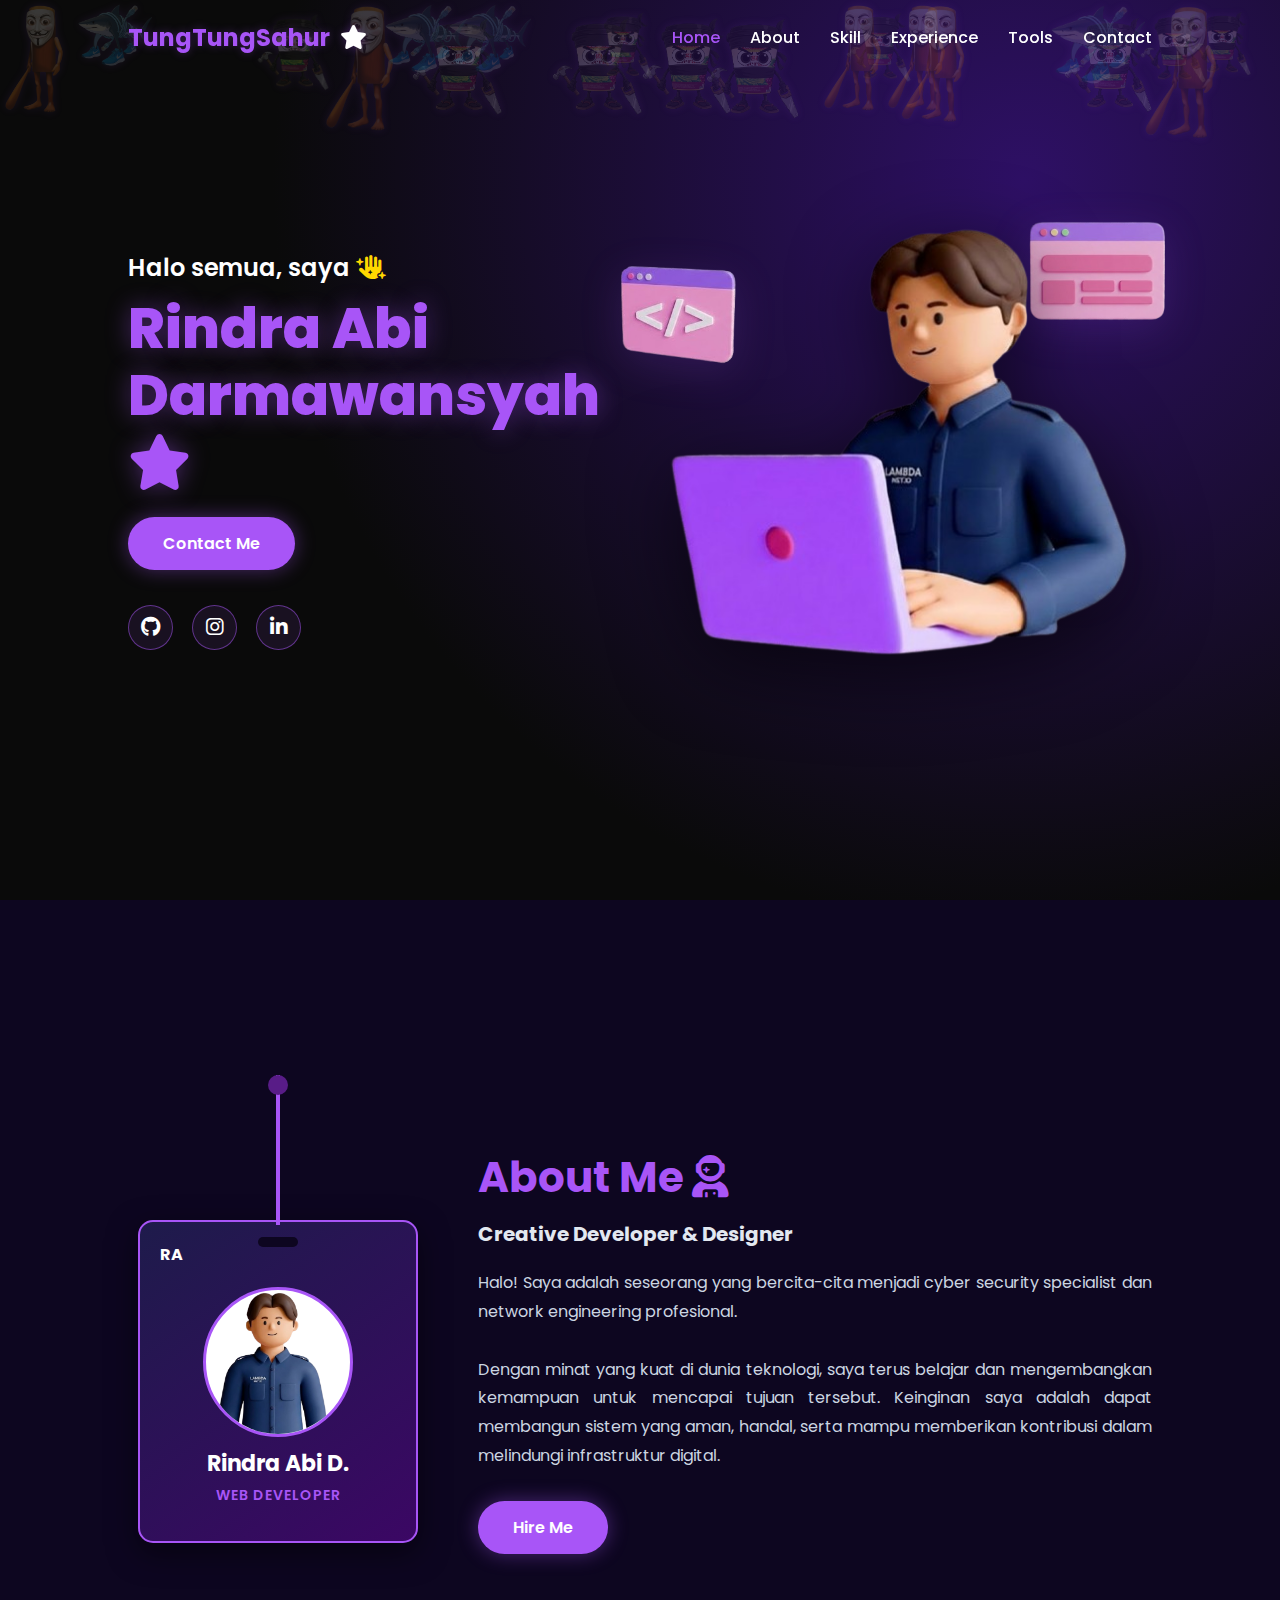
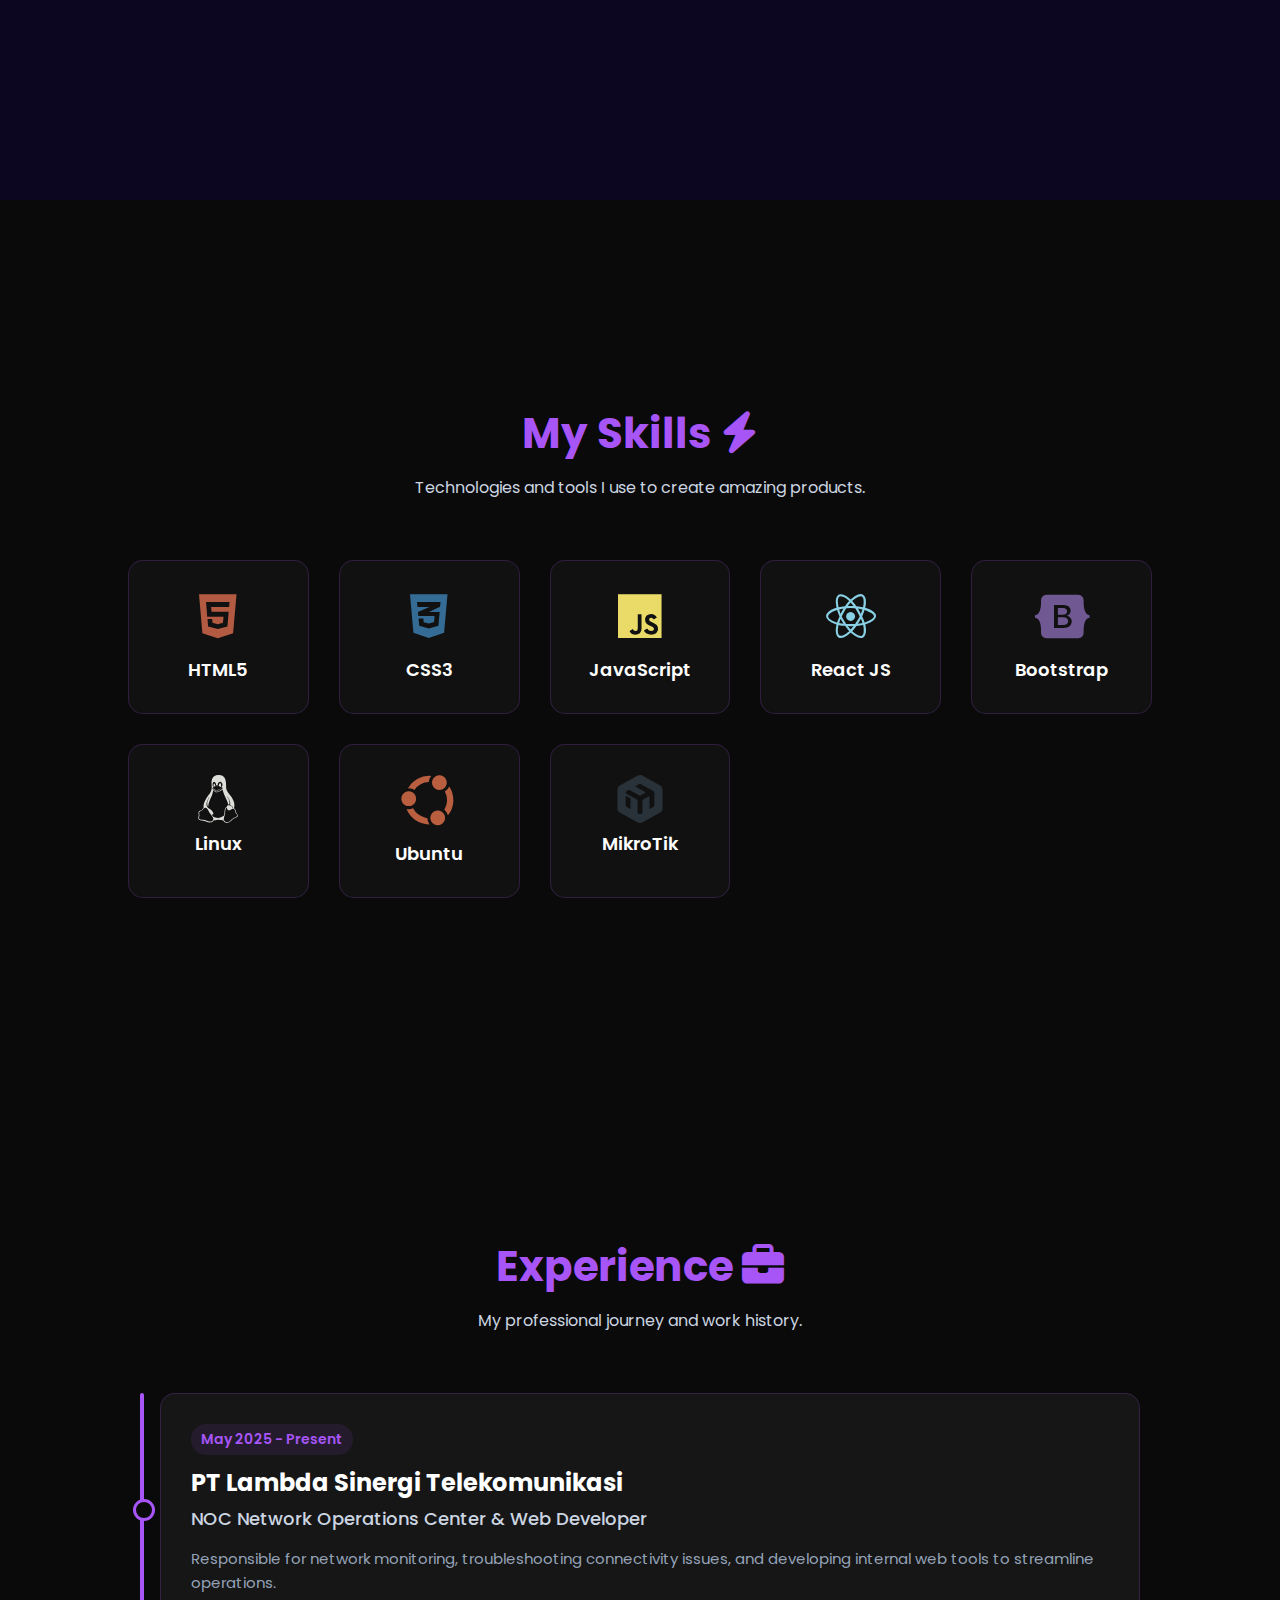
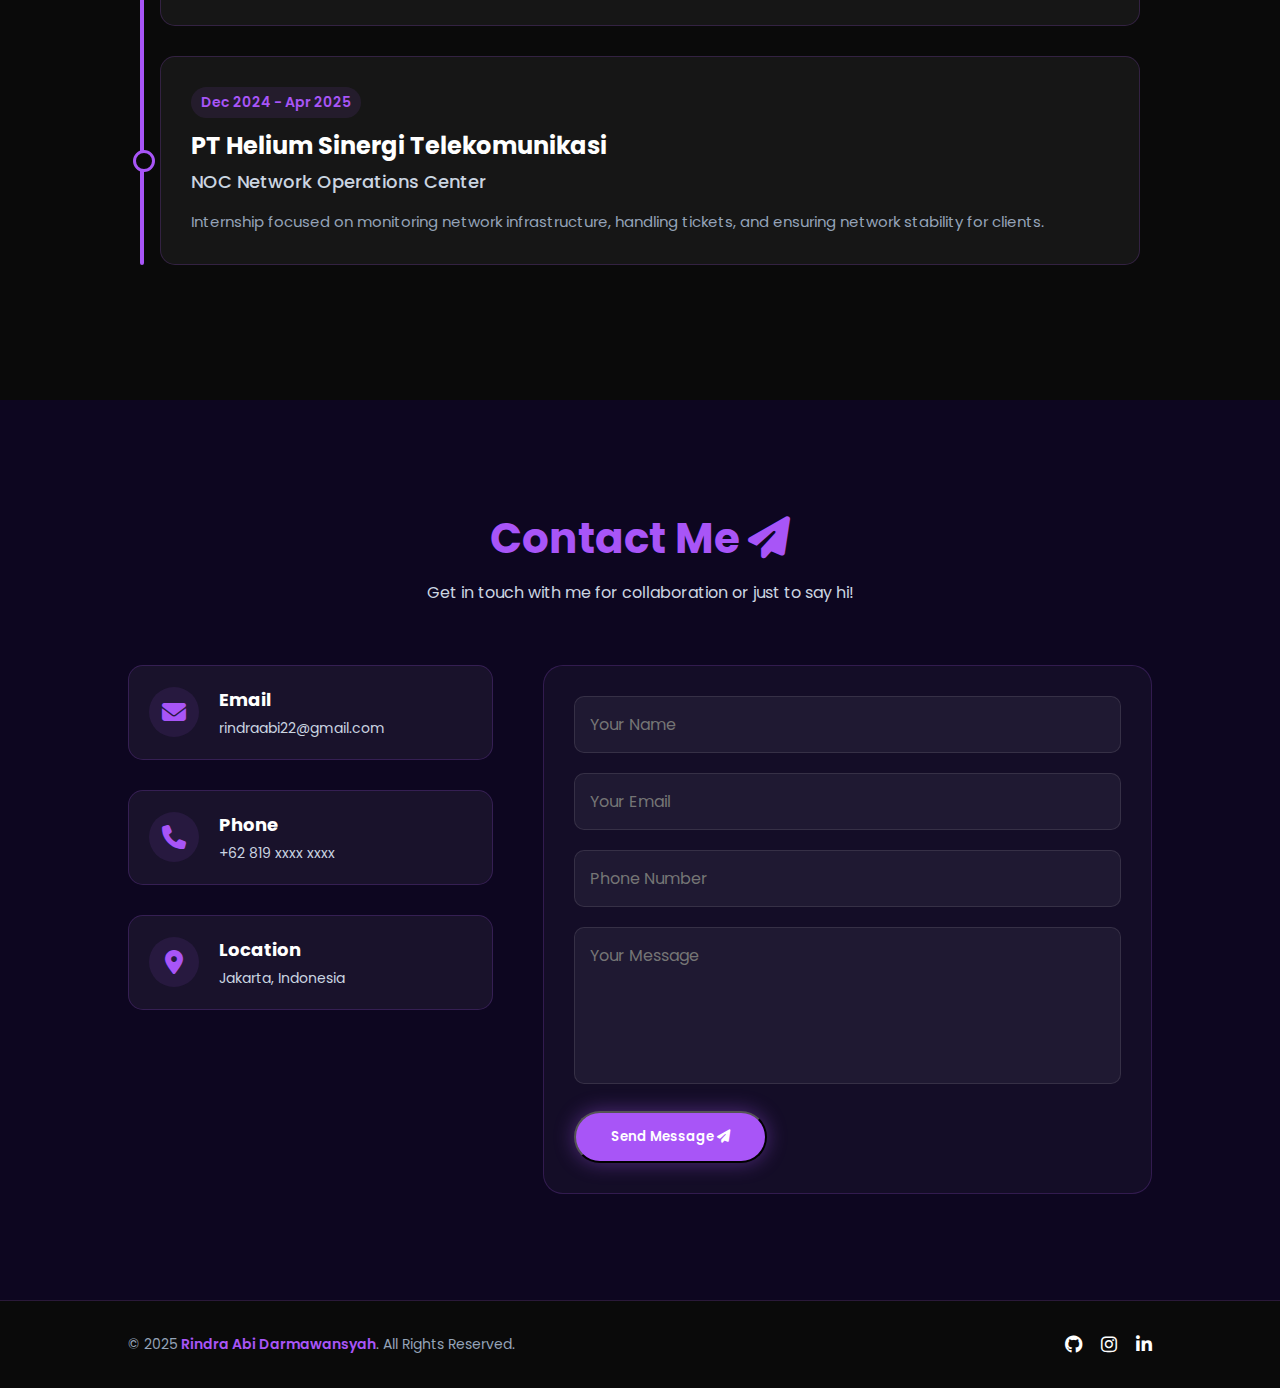
<file: index.html>
<!DOCTYPE html>
<html lang="en">
<head>
    <meta charset="UTF-8">
    <meta name="viewport" content="width=device-width, initial-scale=1.0">
    <title>Rindra Abi Darmawansyah </title>
    <meta name="keywords" content="Rindra Abi Darmawansyah, IT Network Engineer, Web Developer, Network Engineer Indonesia, Backend Developer">
    <meta name="author" content="Rindra Abi Darmawansyah">
    <link rel="canonical" href="https://rindraabi.my.id/">
    <meta name="robots" content="index,follow,max-image-preview:large">
    <meta property="og:title" content="Rindra Abi Darmawansyah | IT Network Engineer & Web Developer">
    <meta property="og:description" content=" Rindra Abi Darmawansyah: Network Engineering, Web Development, Linux, MikroTik, dan automasi.">
    <meta property="og:url" content="https://rindraabi.my.id/">
    <meta property="og:type" content="website">
    <link rel="icon" type="image/x-icon" href="https://rindraabi.my.id/images/image_4.png">
    <meta property="og:image" content="https://rindraabi.my.id/images/image_4.png">
    <meta name="twitter:card" content="summary_large_image">
    <link rel="stylesheet" href="style.css">
    <link rel="stylesheet" href="https://cdnjs.cloudflare.com/ajax/libs/font-awesome/6.4.0/css/all.min.css">
<script type="application/ld+json">
{
  "@context": "https://schema.org",
  "@type": "Person",
  "name": "Rindra Abi Darmawansyah",
  "url": "https://rindraabi.my.id/",
  "jobTitle": "IT Network Engineer & Web Developer",
  "sameAs": [
    "https://github.com/rindraabi",
    "https://www.instagram.com/aweecxc/",
    "https://www.tiktok.com/@rindra.abi"
  ],
  "worksFor": [
    {
      "@type": "Organization",
      "name": "PT Lambda Sinergi Telekomunikasi"
    },
    {
      "@type": "Organization",
      "name": "PT Helium Sinergi Telekomunikasi"
    }
  ]
}
</script>


</head>
<body>

    <header>
        <div class="logo">TungTungSahur <i class="fas fa-star"></i></div>
        
        <div class="menu-toggle">
            <span class="bar"></span>
            <span class="bar"></span>
            <span class="bar"></span>
        </div>

<ul class="nav-links">
  <li><a href="index.html#home" class="active">Home</a></li>
  <li><a href="index.html#about">About</a></li>
  <li><a href="index.html#skill">Skill</a></li>
  <li><a href="index.html#experience">Experience</a></li>
  <li><a href="tools.html">Tools</a></li>
  <li><a href="index.html#contact">Contact</a></li>
</ul>

    </header>

    <section id="home" class="hero">
        <div class="hero-content">
            <div class="hero-text">
                <h3>Halo semua, saya <i class="fas fa-hand-sparkles" style="color: #ffd700;"></i></h3>
                <h1>Rindra Abi Darmawansyah <i class="fas fa-star"></i></h1>
                <a href="#contact" class="btn">Contact Me</a>
                <div class="social-icons">
                    <a href="https://github.com/rindraabi"><i class="fab fa-github"></i></a>
                    <a href="https://www.instagram.com/aweecxc/"><i class="fab fa-instagram"></i></a>
                    <a href="#"><i class="fab fa-linkedin-in"></i></a>
                </div>
            </div>
            
            <div class="hero-image">
                <img src="images/image_4.png" alt="Rindra Abi Darmawansyah" class="main-character">
                <img src="images/code-window.png" alt="Code Window" class="floating-item code-window">
                <img src="images/browser-window.png" alt="Browser Window" class="floating-item browser-window">
                <img src="images/gear-icon.png" alt="Gear Icon" class="floating-item gear-icon">
            </div>
        </div>
        
    </section>

    <section id="about" class="about">
        <div class="about-container">
            <div class="lanyard-wrapper" id="lanyardWrapper">
                <div class="rope"></div>
                <div class="id-card" id="idCard">
                    <div class="card-header">
                        <span class="hole-punch"></span>
                        <div class="logo-small" style="color:#fff; font-weight:bold;">RA</div>
                    </div>
                    <div class="card-photo">
                        <img src="images/front-facing.png" alt="Rindra Abi Profile">
                    </div>
                    <div class="card-details">
                        <h3>Rindra Abi D.</h3>
                        <p>Web Developer</p>
                    </div>
                </div>
            </div>

            <div class="about-text">
                <h2>About Me <i class="fas fa-user-astronaut"></i></h2>
                <h4>Creative Developer & Designer</h4>
                <p>
                    Halo! Saya adalah seseorang yang bercita-cita menjadi cyber security specialist dan network engineering profesional.
                    <br><br>
                    Dengan minat yang kuat di dunia teknologi, saya terus belajar dan mengembangkan kemampuan untuk mencapai tujuan tersebut. Keinginan saya adalah dapat membangun sistem yang aman, handal, serta mampu memberikan kontribusi dalam melindungi infrastruktur digital.
                </p>
                <a href="#contact" class="btn">Hire Me</a>
            </div>
        </div>
    </section>

    <section id="skill" class="skill">
        <div class="skill-container">
            <div class="section-title">
                <h2>My Skills <i class="fas fa-bolt"></i></h2>
                <p>Technologies and tools I use to create amazing products.</p>
            </div>

            <div class="skill-grid">
                <div class="skill-card"><i class="fab fa-html5" style="color: #e34f26;"></i><h3>HTML5</h3></div>
                <div class="skill-card"><i class="fab fa-css3-alt" style="color: #1572b6;"></i><h3>CSS3</h3></div>
                <div class="skill-card"><i class="fab fa-js" style="color: #f7df1e;"></i><h3>JavaScript</h3></div>
                <div class="skill-card"><i class="fab fa-react" style="color: #61dafb;"></i><h3>React JS</h3></div>
                <div class="skill-card"><i class="fab fa-bootstrap" style="color: #7952b3;"></i><h3>Bootstrap</h3></div>
                
                              <div class="skill-card">
    <svg width="48" height="48" viewBox="0 0 24 24" style="fill: #ddddda;">
        <path d="M12.504 0c-.155 0-.315.008-.48.021-4.226.333-3.105 4.807-3.17 6.298-.076 1.092-.3 1.953-1.05 3.02-.885 1.051-2.127 2.75-2.716 4.521-.278.832-.41 1.684-.287 2.489a.424.424 0 00-.11.135c-.26.268-.45.6-.663.839-.199.199-.485.267-.797.4-.313.136-.658.269-.864.68-.09.189-.136.394-.132.602 0 .199.027.4.055.536.058.399.116.728.04.97-.249.68-.28 1.145-.106 1.484.174.334.535.47.94.601.81.2 1.91.135 2.774.6.926.466 1.866.67 2.616.47.526-.116.97-.464 1.208-.946.587-.003 1.23-.269 2.26-.334.699-.058 1.574.267 2.577.2.025.134.063.198.114.333l.003.003c.391.778 1.113 1.132 1.884 1.071.771-.06 1.592-.536 2.257-1.306.631-.765 1.683-1.084 2.378-1.503.348-.199.629-.469.649-.853.023-.4-.2-.811-.714-1.376v-.097l-.003-.003c-.17-.2-.25-.535-.338-.926-.085-.401-.182-.786-.492-1.046h-.003c-.059-.054-.123-.067-.188-.135a.357.357 0 00-.19-.064c.431-1.278.264-2.55-.173-3.694-.533-1.41-1.465-2.638-2.175-3.483-.796-1.005-1.576-1.957-1.56-3.368.026-2.152.236-6.133-3.544-6.139zm.529 3.405h.013c.213 0 .396.062.584.198.19.135.33.332.438.533.105.259.158.459.166.724 0-.02.006-.04.006-.06v.105a.086.086 0 01-.004-.021l-.004-.024a1.807 1.807 0 01-.15.706.953.953 0 01-.213.335.71.71 0 00-.088-.042c-.104-.045-.198-.064-.284-.133a1.312 1.312 0 00-.22-.066c.05-.06.146-.133.183-.198.053-.128.082-.264.088-.402v-.02a1.21 1.21 0 00-.061-.4c-.045-.134-.101-.2-.183-.333-.084-.066-.167-.132-.267-.132h-.016c-.093 0-.176.03-.262.132a.8.8 0 00-.205.334 1.18 1.18 0 00-.09.4v.019c.002.089.008.179.02.267-.193-.067-.438-.135-.607-.202a1.635 1.635 0 01-.018-.2v-.02a1.772 1.772 0 01.15-.768c.082-.22.232-.406.43-.533a.985.985 0 01.594-.2zm-2.962.059h.036c.142 0 .27.048.399.135.146.129.264.288.344.465.09.199.14.4.153.667v.004c.007.134.006.2-.002.266v.08c-.03.007-.056.018-.083.024-.152.055-.274.135-.393.2.012-.09.013-.18.003-.267v-.015c-.012-.133-.04-.2-.082-.333a.613.613 0 00-.166-.267.248.248 0 00-.183-.064h-.021c-.071.006-.13.04-.186.132a.552.552 0 00-.12.27.944.944 0 00-.023.33v.015c.012.135.037.2.08.334.046.134.098.2.166.268.01.009.02.018.034.024-.07.057-.117.07-.176.136a.304.304 0 01-.131.068 2.62 2.62 0 01-.275-.402 1.772 1.772 0 01-.155-.667 1.759 1.759 0 01.08-.668 1.43 1.43 0 01.283-.535c.128-.133.26-.2.418-.2zm1.37 1.706c.332 0 .733.065 1.216.399.293.2.523.269 1.052.468h.003c.255.136.405.266.478.399v-.131a.571.571 0 01.016.47c-.123.31-.516.643-1.063.842v.002c-.268.135-.501.333-.775.465-.276.135-.588.292-1.012.267a1.139 1.139 0 01-.448-.067 3.566 3.566 0 01-.322-.198c-.195-.135-.363-.332-.612-.465v-.005h-.005c-.4-.246-.616-.512-.686-.71-.07-.268-.005-.47.193-.6.224-.135.38-.271.483-.336.104-.074.143-.102.176-.131h.002v-.003c.169-.202.436-.47.839-.601.139-.036.294-.065.466-.065zm2.8 2.142c.358 1.417 1.196 3.475 1.735 4.473.286.534.855 1.659 1.102 3.024.156-.005.33.018.513.064.646-1.671-.546-3.467-1.089-3.966-.22-.2-.232-.335-.123-.335.59.534 1.365 1.572 1.646 2.757.13.535.16 1.104.021 1.67.067.028.135.06.205.067 1.032.534 1.413.938 1.23 1.537v-.043c-.06-.003-.12 0-.18 0h-.016c.151-.467-.182-.825-1.065-1.224-.915-.4-1.646-.336-1.77.465-.008.043-.013.066-.018.135-.068.023-.139.053-.209.064-.43.268-.662.669-.793 1.187-.13.533-.17 1.156-.205 1.869v.003c-.02.334-.17.838-.319 1.35-1.5 1.072-3.58 1.538-5.348.334a2.645 2.645 0 00-.402-.533 1.45 1.45 0 00-.275-.333c.182 0 .338-.03.465-.067a.615.615 0 00.314-.334c.108-.267 0-.697-.345-1.163-.345-.467-.931-.995-1.788-1.521-.63-.4-.986-.87-1.15-1.396-.165-.534-.143-1.085-.015-1.645.245-1.07.873-2.11 1.274-2.763.107-.065.037.135-.408.974-.396.751-1.14 2.497-.122 3.854a8.123 8.123 0 01.647-2.876c.564-1.278 1.743-3.504 1.836-5.268.048.036.217.135.289.202.218.133.38.333.59.465.21.201.477.335.876.335.039.003.075.006.11.006.412 0 .73-.134.997-.268.29-.134.52-.334.74-.4h.005c.467-.135.835-.402 1.044-.7zm2.185 8.958c.037.6.343 1.245.882 1.377.588.134 1.434-.333 1.791-.765l.211-.01c.315-.007.577.01.847.268l.003.003c.208.199.305.53.391.876.085.4.154.78.409 1.066.486.527.645.906.636 1.14l.003-.007v.018l-.003-.012c-.015.262-.185.396-.498.595-.63.401-1.746.712-2.457 1.57-.618.737-1.37 1.14-2.036 1.191-.664.053-1.237-.2-1.574-.898l-.005-.003c-.21-.4-.12-1.025.056-1.69.176-.668.428-1.344.463-1.897.037-.714.076-1.335.195-1.814.12-.465.308-.797.641-.984l.045-.022zm-10.814.049h.01c.053 0 .105.005.157.014.376.055.706.333 1.023.752l.91 1.664.003.003c.243.533.754 1.064 1.189 1.637.434.598.77 1.131.729 1.57v.006c-.057.744-.48 1.148-1.125 1.294-.645.135-1.52.002-2.395-.464-.968-.536-2.118-.469-2.857-.602-.369-.066-.61-.2-.723-.4-.11-.2-.113-.602.123-1.23v-.004l.002-.003c.117-.334.03-.752-.027-1.118-.055-.401-.083-.71.043-.94.16-.334.396-.4.69-.533.294-.135.64-.202.915-.47h.002v-.002c.256-.268.445-.601.668-.838.19-.201.38-.336.663-.336zm7.159-9.074c-.435.201-.945.535-1.488.535-.542 0-.97-.267-1.28-.466-.154-.134-.28-.268-.373-.335-.164-.134-.144-.333-.074-.333.109.016.129.134.199.2.096.066.215.2.36.333.292.2.68.467 1.167.467.485 0 1.053-.267 1.398-.466.195-.135.445-.334.648-.467.156-.136.149-.267.279-.267.128.016.034.134-.147.332a8.097 8.097 0 01-.69.468zm-1.082-1.583V5.64c-.006-.02.013-.042.029-.05.074-.043.18-.027.26.004.063 0 .16.067.15.135-.006.049-.085.066-.135.066-.055 0-.092-.043-.141-.068-.052-.018-.146-.008-.163-.065zm-.551 0c-.02.058-.113.049-.166.066-.047.025-.086.068-.14.068-.05 0-.13-.02-.136-.068-.01-.066.088-.133.15-.133.08-.031.184-.047.259-.005.019.009.036.03.03.05v.02h.003z"/>
    </svg>
    <h3>Linux</h3>
</div>
                <div class="skill-card"><i class="fab fa-ubuntu" style="color: #e95420;"></i><h3>Ubuntu</h3></div>
                <div class="skill-card">
    <svg width="48" height="48" viewBox="0 0 24 24" style="fill: #293239;">
        <path d="M23.041 6.188a1.404 1.404 0 0 0-.218-.36c-.24-.296-.634-.586-1.14-.864l-4.052-2.22L13.576.519C13.074.243 12.61.065 12.22.013A1.772 1.772 0 0 0 12 0c-.432 0-.974.192-1.576.52L6.37 2.74 2.317 4.96c-.504.279-.9.569-1.14.867a1.59 1.59 0 0 0-.122.17 1.654 1.654 0 0 0-.096.19c-.15.348-.22.816-.22 1.368v8.887c0 .66.1 1.2.316 1.558.216.356.66.706 1.262 1.036l4.054 2.22 4.053 2.223c.504.276.966.456 1.36.506.145.02.291.02.436 0 .39-.05.852-.228 1.356-.506l8.107-4.443c.6-.33 1.046-.68 1.262-1.036.036-.06.068-.123.096-.188.15-.348.22-.818.22-1.37V7.556c0-.552-.07-1.02-.22-1.368zM7.233 16.618c0 .2-.218.33-.396.233l-1.45-.796a1.066 1.066 0 0 1-.552-.934v-4.296c0-.2.216-.33.394-.235l1.728.947a.53.53 0 0 1 .276.468v4.612zm11.934-1.497c0 .39-.213.748-.554.936l-1.45.794a.266.266 0 0 1-.394-.234v-5.692c0-.2-.217-.33-.395-.232l-2.62 1.434c-.34.187-.552.545-.552.934v5.646a.532.532 0 0 1-.278.468l-.41.224c-.32.176-.707.176-1.026 0l-.408-.224a.532.532 0 0 1-.278-.468v-5.646c0-.389-.212-.747-.552-.934L4.835 9.16v-.28c0-.388.212-.746.552-.934l.6-.328a1.064 1.064 0 0 1 1.022 0l4.48 2.452c.318.176.704.176 1.021 0l2.07-1.134a.266.266 0 0 0 0-.468L9.932 5.922a.266.266 0 0 1 0-.468l1.556-.852c.32-.176.707-.176 1.026 0l6.1 3.34c.342.188.554.547.553.936v6.243z"/>
    </svg>
    <h3>MikroTik</h3>
</div>
            </div>
        </div>
    </section>


    <section id="experience" class="experience">
        <div class="experience-container">
            <div class="section-title">
                <h2>Experience <i class="fas fa-briefcase"></i></h2>
                <p>My professional journey and work history.</p>
            </div>

            <div class="experience-wrapper">
                
                <div class="experience-card">
                    <div class="exp-content">
                        <span class="exp-date">May 2025 - Present</span>
                        <h3>PT Lambda Sinergi Telekomunikasi</h3>
                        <h4>NOC Network Operations Center & Web Developer</h4>
                        <p>Responsible for network monitoring, troubleshooting connectivity issues, and developing internal web tools to streamline operations.</p>
                    </div>
                </div>

                <div class="experience-card">
                    <div class="exp-content">
                        <span class="exp-date">Dec 2024 - Apr 2025</span>
                        <h3>PT Helium Sinergi Telekomunikasi</h3>
                        <h4>NOC Network Operations Center</h4>
                        <p>Internship focused on monitoring network infrastructure, handling tickets, and ensuring network stability for clients.</p>
                    </div>
                </div>

            </div>
        </div>
    </section>

    <section id="contact" class="contact">
        <div class="contact-container">
            <div class="section-title">
                <h2>Contact Me <i class="fas fa-paper-plane"></i></h2>
                <p>Get in touch with me for collaboration or just to say hi!</p>
            </div>

            <div class="contact-wrapper">
                
                <div class="contact-info">
                    <div class="info-item">
                        <i class="fas fa-envelope"></i>
                        <div>
                            <h4>Email</h4>
                            <p>rindraabi22@gmail.com</p>
                        </div>
                    </div>
                    <div class="info-item">
                        <i class="fas fa-phone"></i>
                        <div>
                            <h4>Phone</h4>
                            <p>+62 819 xxxx xxxx</p>
                        </div>
                    </div>
                    <div class="info-item">
                        <i class="fas fa-map-marker-alt"></i>
                        <div>
                            <h4>Location</h4>
                            <p>Jakarta, Indonesia</p>
                        </div>
                    </div>
                </div>

<form class="contact-form" id="contactForm">
    <div class="input-group">
        <input type="text" id="Name" placeholder="Your Name" required>
    </div>
    <div class="input-group">
        <input type="email" id="Email" placeholder="Your Email" required>
    </div>
    <div class="input-group">
        <input type="tel" id="Number" placeholder="Phone Number" required>
    </div>
    <div class="input-group">
        <textarea rows="5" id="Message" placeholder="Your Message" required></textarea>
    </div>
    <button type="submit" class="btn">
        Send Message <i class="fas fa-paper-plane"></i>
    </button>
</form>


            </div>
        </div>
    </section>

    <footer>
        <p>&copy; 2025 <span>Rindra Abi Darmawansyah</span>. All Rights Reserved.</p>
        <div class="footer-social">
            <a href="https://github.com/rindraabi"><i class="fab fa-github"></i></a>
            <a href="https://www.instagram.com/aweecxc/"><i class="fab fa-instagram"></i></a>
            <a href="#"><i class="fab fa-linkedin-in"></i></a>
        </div>
    </footer>

    <div class="background-animation" id="bgAnimation"></div>

    <script src="script.js"></script>
    
</body>
</html>
</file>
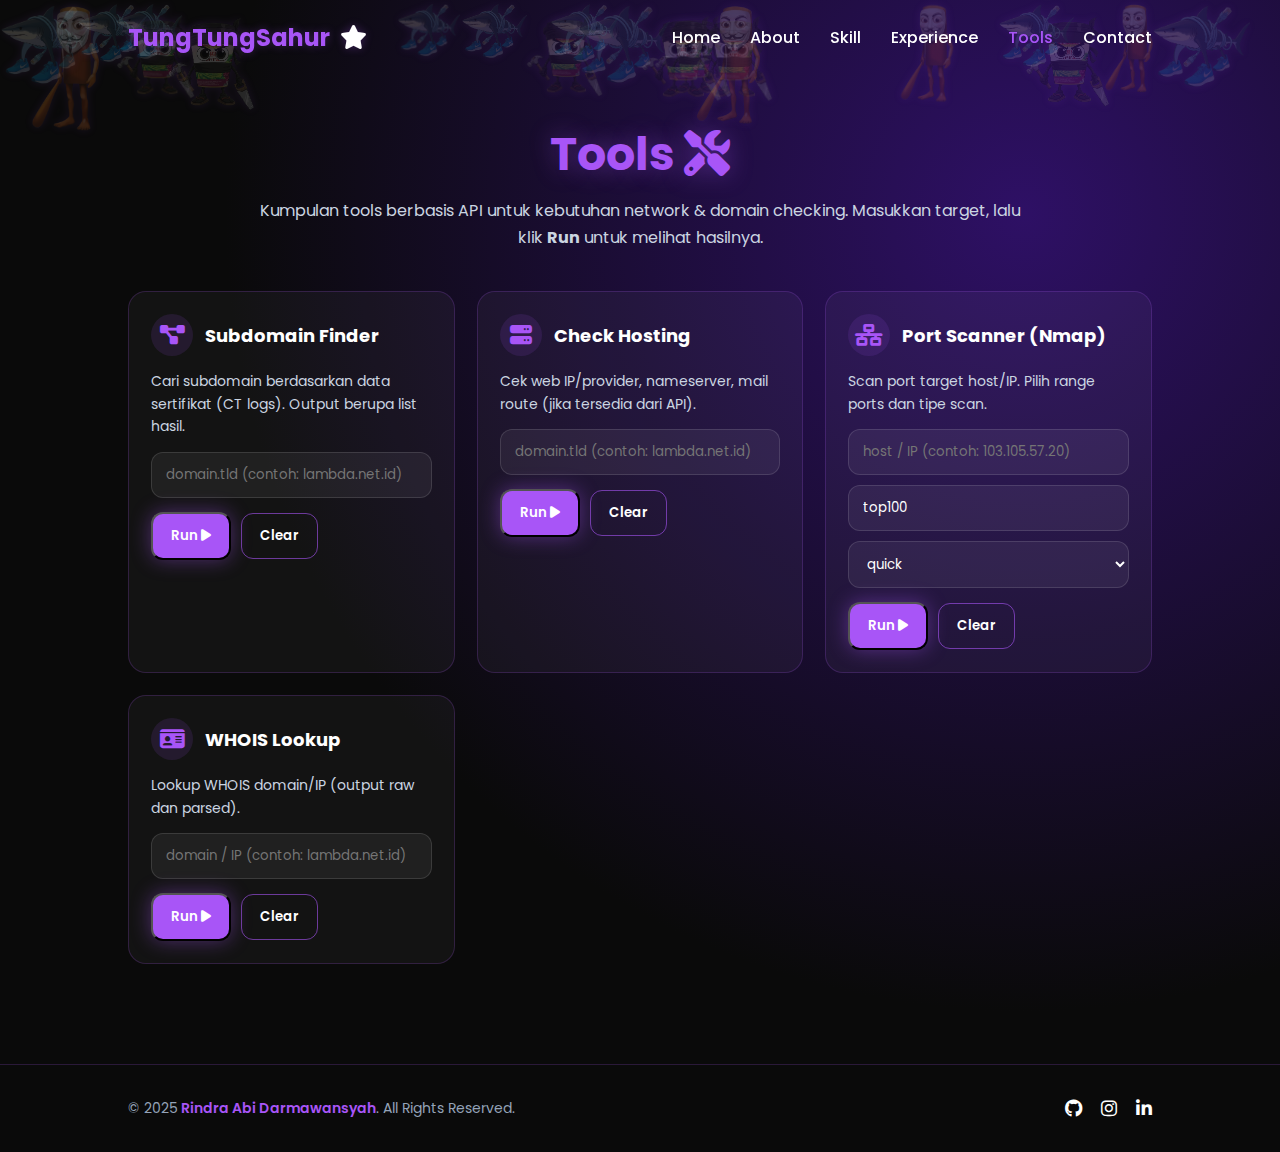
<file: tools.html>
<!DOCTYPE html>
<html lang="en">
<head>
  <meta charset="UTF-8" />
  <meta name="viewport" content="width=device-width, initial-scale=1.0" />
  <title>Tools | Rindra Abi Darmawansyah</title>

  <meta name="robots" content="index,follow" />
  <link rel="canonical" href="https://rindraabi.my.id/tools.html" />

  <link rel="stylesheet" href="style.css" />
  <link rel="stylesheet" href="https://cdnjs.cloudflare.com/ajax/libs/font-awesome/6.4.0/css/all.min.css" />

  <style>
    /* Tools page tweaks (tetap nyatu dengan style existing) */
    .tools-page {
      min-height: 100vh;
      padding: 120px 10% 100px 10%;
      background: radial-gradient(circle at 80% 20%, #2e1065 0%, #0a0a0a 60%);
      position: relative;
      overflow: hidden;
    }
    .tools-wrap {
      width: 100%;
      max-width: 1100px;
      margin: 0 auto;
    }
    .tools-head {
      text-align: center;
      margin-bottom: 40px;
    }
    .tools-head h1 {
      font-size: 46px;
      color: #a855f7;
      text-shadow: 0 0 25px rgba(168, 85, 247, 0.4);
      margin-bottom: 8px;
    }
    .tools-head p {
      color: #cbd5e1;
      line-height: 1.7;
      max-width: 760px;
      margin: 0 auto;
    }
    .tools-grid {
      display: grid;
      grid-template-columns: repeat(auto-fit, minmax(280px, 1fr));
      gap: 22px;
      margin-top: 30px;
    }
    .tool-card {
      background: rgba(255, 255, 255, 0.04);
      border: 1px solid rgba(168, 85, 247, 0.2);
      border-radius: 18px;
      padding: 22px;
      transition: all 0.3s ease;
    }
    .tool-card:hover {
      transform: translateY(-6px);
      border-color: rgba(168, 85, 247, 0.6);
      box-shadow: 0 12px 35px rgba(168, 85, 247, 0.15);
    }
    .tool-title {
      display: flex;
      align-items: center;
      gap: 12px;
      margin-bottom: 14px;
    }
    .tool-title i {
      font-size: 22px;
      color: #a855f7;
      background: rgba(168, 85, 247, 0.12);
      width: 42px;
      height: 42px;
      border-radius: 50%;
      display: inline-flex;
      align-items: center;
      justify-content: center;
    }
    .tool-title h3 {
      margin: 0;
      font-size: 18px;
      color: #fff;
    }
    .tool-desc {
      color: #cbd5e1;
      font-size: 14px;
      line-height: 1.6;
      margin-bottom: 14px;
    }
    .tool-form {
      display: grid;
      gap: 10px;
    }
    .tool-form input, .tool-form select {
      width: 100%;
      padding: 12px 14px;
      background: rgba(255, 255, 255, 0.06);
      border: 1px solid rgba(255, 255, 255, 0.12);
      border-radius: 12px;
      color: #fff;
      outline: none;
    }
    .tool-form input:focus, .tool-form select:focus {
      border-color: #a855f7;
      background: rgba(168, 85, 247, 0.06);
    }
    .tool-actions {
      display: flex;
      gap: 10px;
      align-items: center;
      margin-top: 4px;
    }
    .tool-actions .btn {
      padding: 12px 18px;
      border-radius: 12px;
    }
    .btn-secondary {
      padding: 12px 18px;
      border-radius: 12px;
      background: transparent;
      border: 1px solid rgba(168, 85, 247, 0.6);
      color: #fff;
      cursor: pointer;
      transition: 0.25s;
      font-weight: 600;
    }
    .btn-secondary:hover {
      background: rgba(168, 85, 247, 0.15);
      transform: translateY(-2px);
    }
    .tool-result {
      margin-top: 14px;
      background: rgba(0,0,0,0.35);
      border: 1px solid rgba(168, 85, 247, 0.18);
      border-radius: 14px;
      padding: 12px;
      max-height: 260px;
      overflow: auto;
      font-family: ui-monospace, SFMono-Regular, Menlo, Monaco, Consolas, "Liberation Mono", "Courier New", monospace;
      font-size: 12px;
      color: #e2e8f0;
      white-space: pre-wrap;
      word-break: break-word;
      display: none;
    }
    .tool-status {
      font-size: 13px;
      color: #94a3b8;
      margin-left: auto;
    }

    @media screen and (max-width: 768px) {
      .tools-page { padding: 110px 5% 80px 5%; }
      .tools-head h1 { font-size: 34px; }
    }
  </style>
</head>

<body>

  <!-- HEADER sama -->
  <header>
    <div class="logo">TungTungSahur <i class="fas fa-star"></i></div>

    <div class="menu-toggle">
      <span class="bar"></span>
      <span class="bar"></span>
      <span class="bar"></span>
    </div>

    <ul class="nav-links">
      <li><a href="index.html#home">Home</a></li>
      <li><a href="index.html#about">About</a></li>
      <li><a href="index.html#skill">Skill</a></li>
      <li><a href="index.html#experience">Experience</a></li>
      <li><a href="tools.html" class="active">Tools</a></li>
      <li><a href="index.html#contact">Contact</a></li>
    </ul>
  </header>

  <section class="tools-page">
    <div class="tools-wrap">
      <div class="tools-head">
        <h1>Tools <i class="fa-solid fa-screwdriver-wrench"></i></h1>
        <p>
          Kumpulan tools berbasis API untuk kebutuhan network & domain checking.
          Masukkan target, lalu klik <b>Run</b> untuk melihat hasilnya.
        </p>
      </div>

      <div class="tools-grid">

        <!-- 1) Subdomain Finder -->
        <div class="tool-card" id="toolSubdomain">
          <div class="tool-title">
            <i class="fa-solid fa-diagram-project"></i>
            <h3>Subdomain Finder</h3>
          </div>
          <div class="tool-desc">
            Cari subdomain berdasarkan data sertifikat (CT logs). Output berupa list hasil.
          </div>

          <div class="tool-form">
            <input type="text" id="subdomainDomain" placeholder="domain.tld (contoh: lambda.net.id)" />
            <div class="tool-actions">
              <button class="btn" id="btnSubdomainRun" type="button">
                Run <i class="fa-solid fa-play"></i>
              </button>
              <button class="btn-secondary" id="btnSubdomainClear" type="button">
                Clear
              </button>
              <span class="tool-status" id="subdomainStatus"></span>
            </div>
          </div>

          <pre class="tool-result" id="subdomainResult"></pre>
        </div>

        <!-- 2) Check Hosting -->
        <div class="tool-card" id="toolHosting">
          <div class="tool-title">
            <i class="fa-solid fa-server"></i>
            <h3>Check Hosting</h3>
          </div>
          <div class="tool-desc">
            Cek web IP/provider, nameserver, mail route (jika tersedia dari API).
          </div>

          <div class="tool-form">
            <input type="text" id="hostingDomain" placeholder="domain.tld (contoh: lambda.net.id)" />
            <div class="tool-actions">
              <button class="btn" id="btnHostingRun" type="button">
                Run <i class="fa-solid fa-play"></i>
              </button>
              <button class="btn-secondary" id="btnHostingClear" type="button">
                Clear
              </button>
              <span class="tool-status" id="hostingStatus"></span>
            </div>
          </div>

          <pre class="tool-result" id="hostingResult"></pre>
        </div>

        <!-- 3) Port Scanner -->
        <div class="tool-card" id="toolPortscan">
          <div class="tool-title">
            <i class="fa-solid fa-network-wired"></i>
            <h3>Port Scanner (Nmap)</h3>
          </div>
          <div class="tool-desc">
            Scan port target host/IP. Pilih range ports dan tipe scan.
          </div>

          <div class="tool-form">
            <input type="text" id="portscanHost" placeholder="host / IP (contoh: 103.105.57.20)" />
            <input type="text" id="portscanPorts" placeholder="ports (contoh: top100 / 1-1000 / 22,80,443)" value="top100" />
            <select id="portscanType">
              <option value="quick">quick</option>
              <option value="full">full</option>
            </select>

            <div class="tool-actions">
              <button class="btn" id="btnPortscanRun" type="button">
                Run <i class="fa-solid fa-play"></i>
              </button>
              <button class="btn-secondary" id="btnPortscanClear" type="button">
                Clear
              </button>
              <span class="tool-status" id="portscanStatus"></span>
            </div>
          </div>

          <pre class="tool-result" id="portscanResult"></pre>
        </div>

        <!-- 4) WHOIS -->
        <div class="tool-card" id="toolWhois">
          <div class="tool-title">
            <i class="fa-solid fa-id-card"></i>
            <h3>WHOIS Lookup</h3>
          </div>
          <div class="tool-desc">
            Lookup WHOIS domain/IP (output raw dan parsed).
          </div>

          <div class="tool-form">
            <input type="text" id="whoisDomain" placeholder="domain / IP (contoh: lambda.net.id)" />
            <div class="tool-actions">
              <button class="btn" id="btnWhoisRun" type="button">
                Run <i class="fa-solid fa-play"></i>
              </button>
              <button class="btn-secondary" id="btnWhoisClear" type="button">
                Clear
              </button>
              <span class="tool-status" id="whoisStatus"></span>
            </div>
          </div>

          <pre class="tool-result" id="whoisResult"></pre>
        </div>

      </div>
    </div>
  </section>

  <!-- Footer sama -->
  <footer>
    <p>&copy; 2025 <span>Rindra Abi Darmawansyah</span>. All Rights Reserved.</p>
    <div class="footer-social">
      <a href="https://github.com/rindraabi"><i class="fab fa-github"></i></a>
      <a href="https://www.instagram.com/aweecxc/"><i class="fab fa-instagram"></i></a>
      <a href="#"><i class="fab fa-linkedin-in"></i></a>
    </div>
  </footer>

  <div class="background-animation" id="bgAnimation"></div>

  <!-- Pakai script.js yang sama -->
  <script src="script.js"></script>

  <!-- Tambahan JS khusus tools -->
  <script src="tools.js"></script>
</body>
</html>
</file>
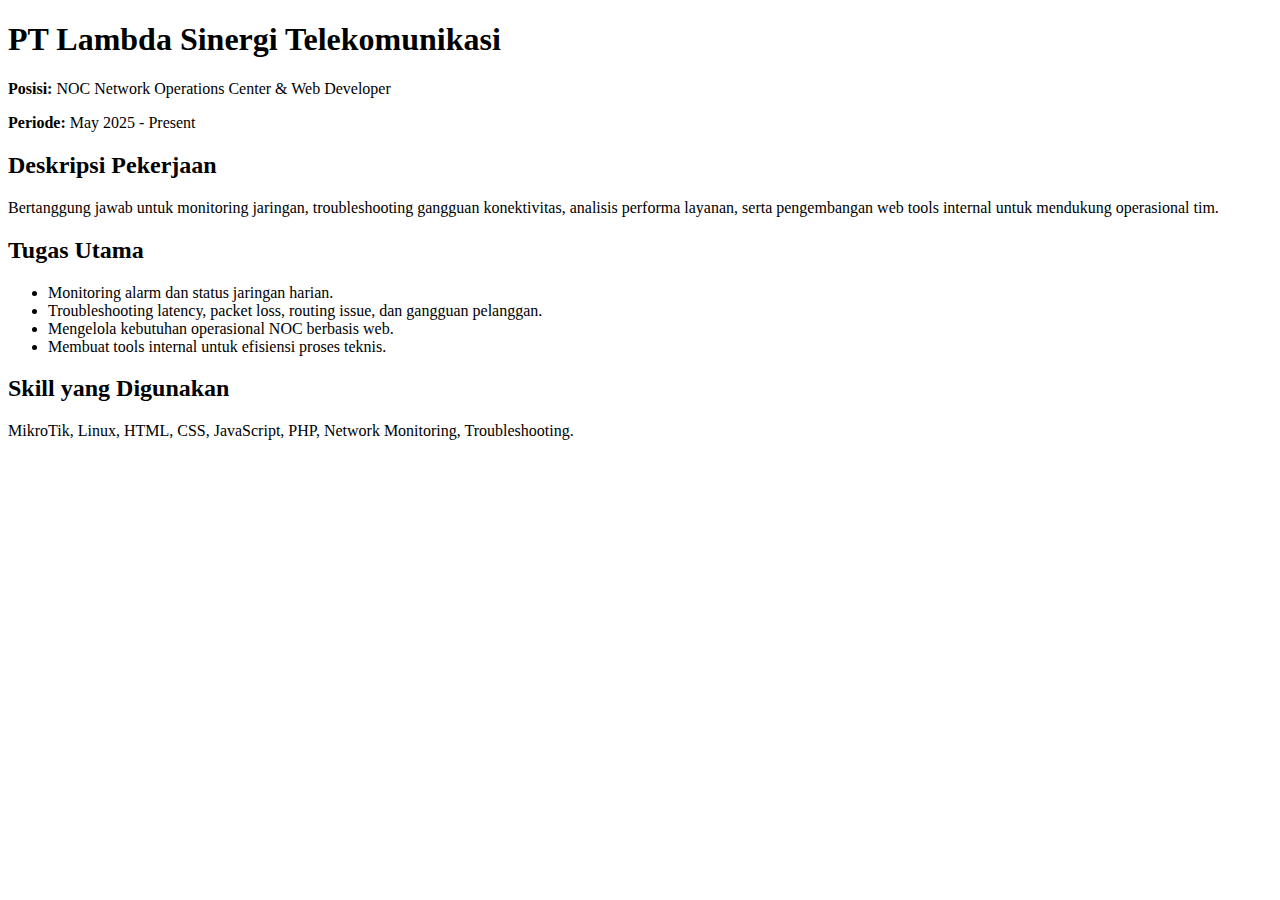
<file: experience/lambda-sinergi-telekomunikasi.html>
<!DOCTYPE html>
<html lang="id">
<head>
  <meta charset="UTF-8">
  <meta name="viewport" content="width=device-width, initial-scale=1.0">
  <title>PT Lambda Sinergi Telekomunikasi | Pengalaman Kerja Rindra Abi Darmawansyah</title>
  <meta name="description" content="Pengalaman kerja Rindra Abi Darmawansyah sebagai NOC Network Operations Center & Web Developer di PT Lambda Sinergi Telekomunikasi.">
  <link rel="canonical" href="https://rindraabi.my.id/experience/lambda-sinergi-telekomunikasi.html">
  <meta name="robots" content="index,follow">
</head>
<body>
  <main>
    <h1>PT Lambda Sinergi Telekomunikasi</h1>
    <p><strong>Posisi:</strong> NOC Network Operations Center & Web Developer</p>
    <p><strong>Periode:</strong> May 2025 - Present</p>

    <h2>Deskripsi Pekerjaan</h2>
    <p>
      Bertanggung jawab untuk monitoring jaringan, troubleshooting gangguan konektivitas,
      analisis performa layanan, serta pengembangan web tools internal untuk mendukung operasional tim.
    </p>

    <h2>Tugas Utama</h2>
    <ul>
      <li>Monitoring alarm dan status jaringan harian.</li>
      <li>Troubleshooting latency, packet loss, routing issue, dan gangguan pelanggan.</li>
      <li>Mengelola kebutuhan operasional NOC berbasis web.</li>
      <li>Membuat tools internal untuk efisiensi proses teknis.</li>
    </ul>

    <h2>Skill yang Digunakan</h2>
    <p>MikroTik, Linux, HTML, CSS, JavaScript, PHP, Network Monitoring, Troubleshooting.</p>
  </main>
</body>
</html>
</file>
<file: style.css>
/* =========================================
   1. GLOBAL STYLES & RESET
   ========================================= */
@import url('https://fonts.googleapis.com/css2?family=Poppins:wght@300;400;600;700&display=swap');

* {
    margin: 0;
    padding: 0;
    box-sizing: border-box;
    font-family: 'Poppins', sans-serif;
}

body {
    background-color: #0a0a0a; 
    color: #fff;
    overflow-x: hidden;
}

html {
    scroll-behavior: smooth;
}

/* =========================================
   2. HEADER & NAVIGATION
   ========================================= */
header {
    position: fixed;
    top: 0;
    left: 0;
    width: 100%;
    padding: 20px 10%;
    display: flex;
    justify-content: space-between;
    align-items: center;
    z-index: 1000;
    transition: all 0.3s ease;
}

header.scrolled {
    background-color: rgba(10, 10, 10, 0.95);
    backdrop-filter: blur(10px);
    box-shadow: 0 2px 20px rgba(168, 85, 247, 0.1);
    padding: 15px 10%;
}

.logo {
    font-size: 24px;
    font-weight: 700;
    color: #a855f7;
    cursor: pointer;
    text-shadow: 0 0 10px rgba(168, 85, 247, 0.3);
}

.logo i {
    margin-left: 5px;
    color: #fff;
}

.nav-links {
    list-style: none;
    display: flex;
}

.nav-links li {
    margin-left: 30px;
}

.nav-links li a {
    text-decoration: none;
    color: #fff;
    font-weight: 500;
    font-size: 16px;
    transition: color 0.3s;
    position: relative;
}

.nav-links li a:hover,
.nav-links li a.active {
    color: #a855f7;
}

.nav-links li a::after {
    content: '';
    position: absolute;
    width: 0;
    height: 2px;
    bottom: -5px;
    left: 0;
    background-color: #a855f7;
    transition: width 0.3s;
}

.nav-links li a:hover::after {
    width: 100%;
}

/* Hamburger Menu Icon */
.menu-toggle {
    display: none;
    flex-direction: column;
    cursor: pointer;
}

.menu-toggle .bar {
    width: 28px;
    height: 3px;
    background-color: #fff;
    margin: 4px 0;
    transition: 0.4s;
    border-radius: 5px;
}

/* =========================================
   3. HERO SECTION
   ========================================= */
.hero {
    min-height: 100vh;
    display: flex;
    align-items: center;
    justify-content: center;
    padding: 0 10%;
    background: radial-gradient(circle at 80% 20%, #2e1065 0%, #0a0a0a 60%); 
    position: relative;
    overflow: hidden;
}

.hero-content {
    display: flex;
    justify-content: space-between;
    align-items: center;
    width: 100%;
    max-width: 1300px;
}

.hero-text {
    flex: 1;
    max-width: 600px;
    z-index: 10;
}

.hero-text h3 {
    font-size: 24px;
    font-weight: 600;
    margin-bottom: 10px;
    color: #fff;
}

.hero-text h1 {
    font-size: 56px;
    font-weight: 800;
    margin-bottom: 20px;
    line-height: 1.2;
    color: #a855f7;
    text-shadow: 0 0 25px rgba(168, 85, 247, 0.4);
}

.hero-text p {
    font-size: 18px;
    margin-bottom: 35px;
    line-height: 1.6;
    color: #cbd5e1;
}

.btn {
    display: inline-block;
    padding: 14px 35px;
    background-color: #a855f7;
    color: #fff;
    text-decoration: none;
    font-weight: 600;
    border-radius: 50px;
    transition: all 0.3s ease;
    box-shadow: 0 0 20px rgba(168, 85, 247, 0.4);
}

.btn:hover {
    background-color: #9333ea;
    transform: translateY(-3px);
    box-shadow: 0 0 30px rgba(168, 85, 247, 0.6);
}

.social-icons {
    margin-top: 35px;
}

.social-icons a {
    display: inline-flex;
    justify-content: center;
    align-items: center;
    width: 45px;
    height: 45px;
    background-color: rgba(168, 85, 247, 0.1);
    border: 1px solid rgba(168, 85, 247, 0.5);
    color: #fff;
    text-decoration: none;
    border-radius: 50%;
    margin-right: 15px;
    font-size: 20px;
    transition: all 0.3s ease;
}

.social-icons a:hover {
    background-color: #a855f7;
    transform: translateY(-5px);
    box-shadow: 0 5px 15px rgba(168, 85, 247, 0.4);
}

.hero-image {
    flex: 1;
    position: relative;
    height: 600px; 
    display: flex;
    justify-content: center;
    align-items: center;
}

.main-character {
    width: 500px; 
    z-index: 2;
    filter: drop-shadow(0 20px 40px rgba(0,0,0,0.6));
}

.floating-item {
    position: absolute;
    z-index: 1;
    animation: float 4s ease-in-out infinite;
    filter: drop-shadow(0 10px 20px rgba(168, 85, 247, 0.15));
}

.code-window {
    width: 150px;
    top: 80px;
    left: -40px;
    animation-delay: 0.5s;
}

.browser-window {
    width: 150px;
    top: 60px;
    right: -20px;
    animation-delay: 1.2s;
}

.gear-icon {
    width: 70px;
    bottom: 150px;
    right: 40px;
    animation-delay: 2s;
}

@keyframes float {
    0%, 100% { transform: translateY(0) translateX(var(--tx, 0)); }
    50% { transform: translateY(-20px) translateX(var(--tx, 0)); }
}

.scroll-indicator {
    position: absolute;
    bottom: 0;
    left: 50%;
    transform: translateX(-50%);
    width: 2px;
    height: 60px;
    background: linear-gradient(to bottom, #a855f7, transparent);
    opacity: 0.7;
}

/* =========================================
   4. ABOUT SECTION
   ========================================= */
.about {
    min-height: 100vh;
    background-color: #0d0620;
    display: flex;
    justify-content: center;
    align-items: center;
    padding: 100px 10%;
    overflow: hidden;
}

.about-container {
    display: flex;
    align-items: center;
    justify-content: space-between;
    width: 100%;
    max-width: 1100px;
    gap: 50px;
}

.lanyard-wrapper {
    position: relative;
    width: 300px;
    height: 550px; 
    display: flex;
    flex-direction: column;
    align-items: center;
    cursor: grab;
    transform-origin: top center; 
    transition: transform 1s cubic-bezier(0.175, 0.885, 0.32, 1.275);
    z-index: 10;
}

.lanyard-wrapper:active {
    cursor: grabbing;
}

.rope {
    width: 4px;
    height: 150px; 
    background: #a855f7;
    position: relative;
    z-index: 10;
    transform-origin: top center;
    transition: height 1s cubic-bezier(0.175, 0.885, 0.32, 1.275);
}

.rope::before {
    content: '';
    position: absolute;
    top: 0;
    left: 50%;
    transform: translateX(-50%);
    width: 20px;
    height: 20px;
    background: #581c87;
    border-radius: 50%;
}

.id-card {
    position: relative;
    width: 280px;
    background: linear-gradient(145deg, #1e1b4b, #3b0764);
    border: 2px solid #a855f7;
    border-radius: 15px;
    padding: 20px;
    text-align: center;
    box-shadow: 0 10px 30px rgba(0,0,0,0.5);
    margin-top: -5px; 
    user-select: none;
}

.card-header {
    display: flex;
    justify-content: space-between;
    margin-bottom: 15px;
}

.hole-punch {
    width: 40px;
    height: 10px;
    background: #0d0620;
    border-radius: 10px;
    margin: 0 auto;
    position: absolute;
    top: 15px;
    left: 50%;
    transform: translateX(-50%);
}

.card-photo {
    width: 150px;
    height: 150px;
    margin: 20px auto 10px;
    border-radius: 50%;
    border: 3px solid #a855f7;
    overflow: hidden;
    background: #fff;
    pointer-events: none;
}

.card-photo img {
    width: 100%;
    height: 100%;
    object-fit: cover;
    object-position: top;
}

.card-details h3 {
    font-size: 22px;
    color: #fff;
    margin-bottom: 5px;
}

.card-details p {
    color: #a855f7;
    font-weight: 600;
    font-size: 14px;
    margin-bottom: 15px;
    text-transform: uppercase;
    letter-spacing: 1px;
}

.barcode {
    font-family: 'Courier New', monospace;
    font-weight: bold;
    color: rgba(255,255,255,0.3);
    letter-spacing: 3px;
    font-size: 10px;
}

.about-text {
    flex: 1;
    color: #fff;
}

.about-text h2 {
    font-size: 42px;
    color: #a855f7;
    margin-bottom: 10px;
}

.about-text h4 {
    font-size: 20px;
    margin-bottom: 20px;
    color: #e2e8f0;
}

.about-text p {
    line-height: 1.8;
    color: #cbd5e1;
    margin-bottom: 30px;
    text-align: justify; /* Justified text */
}

.about-stats {
    display: flex;
    gap: 30px;
    margin-bottom: 30px;
}

.stat-item h3 {
    font-size: 32px;
    color: #a855f7;
}

.stat-item p {
    font-size: 14px;
    color: #94a3b8;
}

/* =========================================
   5. SKILL SECTION
   ========================================= */
.skill {
    min-height: 100vh;
    background-color: #0a0a0a;
    padding: 100px 10%;
    display: flex;
    justify-content: center;
    align-items: center;
}

.skill-container {
    width: 100%;
    max-width: 1100px;
    text-align: center;
}

.section-title h2 {
    font-size: 42px;
    color: #a855f7;
    margin-bottom: 10px;
}

.section-title p {
    color: #cbd5e1;
    font-size: 16px;
    margin-bottom: 60px;
}

.skill-grid {
    display: grid;
    grid-template-columns: repeat(auto-fit, minmax(150px, 1fr));
    gap: 30px;
}

.skill-card {
    background: rgba(255, 255, 255, 0.03);
    border: 1px solid rgba(168, 85, 247, 0.2);
    border-radius: 15px;
    padding: 30px 20px;
    text-align: center;
    transition: all 0.4s ease;
    cursor: pointer;
    position: relative;
    overflow: hidden;
}

.skill-card i {
    font-size: 50px;
    margin-bottom: 15px;
    transition: transform 0.4s ease;
    filter: grayscale(40%);
}

.skill-card h3 {
    font-size: 18px;
    font-weight: 600;
    color: #fff;
}

.skill-card:hover {
    background: rgba(168, 85, 247, 0.1);
    transform: translateY(-10px);
    border-color: #a855f7;
    box-shadow: 0 0 20px rgba(168, 85, 247, 0.4);
}

.skill-card:hover i {
    transform: scale(1.2);
    filter: grayscale(0%);
}

/* =========================================
   6. PROJECT SECTION
   ========================================= */
.project {
    min-height: 100vh;
    background-color: #0d0620;
    padding: 100px 10%;
    display: flex;
    justify-content: center;
    align-items: center;
}

.project-container {
    width: 100%;
    max-width: 1100px;
    text-align: center;
}

.project-grid {
    display: grid;
    grid-template-columns: repeat(auto-fit, minmax(300px, 1fr));
    gap: 40px;
}

.project-card {
    background: rgba(255, 255, 255, 0.05);
    border-radius: 20px;
    overflow: hidden;
    border: 1px solid rgba(168, 85, 247, 0.1);
    transition: all 0.4s ease;
    text-align: left;
}

.project-card:hover {
    transform: translateY(-10px);
    border-color: #a855f7;
    box-shadow: 0 10px 30px rgba(168, 85, 247, 0.2);
}

.project-img {
    width: 100%;
    height: 200px;
    overflow: hidden;
}

.project-img img {
    width: 100%;
    height: 100%;
    object-fit: cover;
    transition: transform 0.4s ease;
}

.project-card:hover .project-img img {
    transform: scale(1.1);
}

.project-info {
    padding: 25px;
}

.project-info h3 {
    font-size: 22px;
    color: #fff;
    margin-bottom: 10px;
}

.project-info p {
    font-size: 14px;
    color: #cbd5e1;
    margin-bottom: 20px;
    line-height: 1.6;
}

.project-tags {
    display: flex;
    gap: 10px;
    margin-bottom: 25px;
    flex-wrap: wrap;
}

.project-tags span {
    font-size: 12px;
    padding: 5px 12px;
    background: rgba(168, 85, 247, 0.2);
    color: #a855f7;
    border-radius: 20px;
    font-weight: 600;
}

.project-links {
    display: flex;
    gap: 15px;
}

.btn-small {
    padding: 8px 18px;
    background: transparent;
    border: 1px solid #a855f7;
    color: #fff;
    border-radius: 5px;
    text-decoration: none;
    font-size: 14px;
    transition: all 0.3s;
}

.btn-small:hover {
    background: #a855f7;
    color: #fff;
}

/* =========================================
   7. EXPERIENCE SECTION
   ========================================= */
.experience {
    min-height: 100vh;
    background-color: #0a0a0a; 
    padding: 100px 10%;
    display: flex;
    justify-content: center;
    align-items: center;
}

.experience-container {
    width: 100%;
    max-width: 1000px;
    text-align: center;
}

.experience-wrapper {
    display: flex;
    flex-direction: column;
    gap: 30px;
    position: relative;
    padding-left: 20px;
}

/* Vertical Line for Timeline */
.experience-wrapper::before {
    content: '';
    position: absolute;
    left: 0;
    top: 0;
    height: 100%;
    width: 4px;
    background: #a855f7;
    border-radius: 4px;
}

.experience-card {
    background: rgba(255, 255, 255, 0.05);
    border: 1px solid rgba(168, 85, 247, 0.2);
    border-radius: 15px;
    padding: 30px;
    text-align: left;
    position: relative;
    transition: all 0.3s ease;
}

.experience-card:hover {
    border-color: #a855f7;
    background: rgba(168, 85, 247, 0.05);
    transform: translateX(10px);
}

/* Dot on the timeline */
.experience-card::before {
    content: '';
    position: absolute;
    left: -28px;
    top: 50%;
    transform: translateY(-50%);
    width: 16px;
    height: 16px;
    background: #0a0a0a;
    border: 3px solid #a855f7;
    border-radius: 50%;
    z-index: 2;
}

.exp-date {
    display: inline-block;
    font-size: 14px;
    color: #a855f7;
    font-weight: 600;
    margin-bottom: 10px;
    background: rgba(168, 85, 247, 0.1);
    padding: 5px 10px;
    border-radius: 20px;
}

.experience-card h3 {
    font-size: 24px;
    color: #fff;
    margin-bottom: 5px;
}

.experience-card h4 {
    font-size: 18px;
    color: #cbd5e1;
    margin-bottom: 15px;
    font-weight: 500;
}

.experience-card p {
    color: #94a3b8;
    line-height: 1.6;
    font-size: 15px;
}

/* =========================================
   8. CONTACT SECTION
   ========================================= */
.contact {
    min-height: 100vh;
    background-color: #0d0620; /* Dark Purple Background */
    padding: 100px 10%;
    display: flex;
    justify-content: center;
    align-items: center;
}

.contact-container {
    width: 100%;
    max-width: 1100px;
    text-align: center;
}

.contact-wrapper {
    display: flex;
    justify-content: space-between;
    gap: 50px;
    margin-top: 30px;
    text-align: left;
}

/* Contact Info (Left) */
.contact-info {
    flex: 1;
    display: flex;
    flex-direction: column;
    gap: 30px;
}

.info-item {
    display: flex;
    align-items: center;
    gap: 20px;
    background: rgba(255, 255, 255, 0.05);
    padding: 20px;
    border-radius: 15px;
    border: 1px solid rgba(168, 85, 247, 0.2);
    transition: 0.3s;
}

.info-item:hover {
    background: rgba(168, 85, 247, 0.1);
    border-color: #a855f7;
    transform: translateX(10px);
}

.info-item i {
    font-size: 24px;
    color: #a855f7;
    background: rgba(168, 85, 247, 0.1);
    width: 50px;
    height: 50px;
    display: flex;
    justify-content: center;
    align-items: center;
    border-radius: 50%;
}

.info-item h4 {
    font-size: 18px;
    color: #fff;
    margin-bottom: 5px;
}

.info-item p {
    color: #cbd5e1;
    font-size: 14px;
}

/* Contact Form (Right) */
.contact-form {
    flex: 1.5;
    background: rgba(255, 255, 255, 0.03);
    padding: 30px;
    border-radius: 20px;
    border: 1px solid rgba(168, 85, 247, 0.2);
}

.input-group {
    margin-bottom: 20px;
}

.input-group input,
.input-group textarea {
    width: 100%;
    padding: 15px;
    background: rgba(255, 255, 255, 0.05);
    border: 1px solid rgba(255, 255, 255, 0.1);
    border-radius: 10px;
    color: #fff;
    font-size: 16px;
    outline: none;
    transition: 0.3s;
}

.input-group input:focus,
.input-group textarea:focus {
    border-color: #a855f7;
    background: rgba(168, 85, 247, 0.05);
}

.input-group textarea {
    resize: none;
}

/* =========================================
   9. FOOTER
   ========================================= */
footer {
    background-color: #0a0a0a; /* Black Background */
    padding: 30px 10%;
    text-align: center;
    border-top: 1px solid rgba(168, 85, 247, 0.2);
    display: flex;
    justify-content: space-between;
    align-items: center;
}

footer p {
    color: #94a3b8;
    font-size: 14px;
}

footer span {
    color: #a855f7;
    font-weight: 600;
}

.footer-social a {
    color: #fff;
    font-size: 18px;
    margin-left: 15px;
    transition: 0.3s;
}

.footer-social a:hover {
    color: #a855f7;
}

/* =========================================
   10. BACKGROUND FLOATING ANIMATION (FIXED)
   ========================================= */
.background-animation {
    position: fixed; /* Keeps them on screen while scrolling */
    top: 0;
    left: 0;
    width: 100%;
    height: 100%;
    overflow: hidden;
    z-index: 99; /* Higher than sections to remain visible */
    pointer-events: none; /* Allows clicks to pass through */
}

/* Individual Icon Styling */
.bg-icon {
    position: absolute;
    opacity: 0.2; /* Subtle opacity */
    width: 80px; 
    height: auto;
    filter: drop-shadow(0 0 5px rgba(168, 85, 247, 0.5));
    animation-timing-function: linear;
    animation-iteration-count: infinite;
}

/* Animation: Float Upwards */
@keyframes floatUp {
    0% {
        transform: translateY(110vh) rotate(0deg);
        opacity: 0;
    }
    10% {
        opacity: 0.2;
    }
    90% {
        opacity: 0.2;
    }
    100% {
        transform: translateY(-10vh) rotate(360deg);
        opacity: 0;
    }
}

/* =========================================
   11. RESPONSIVE MEDIA QUERIES
   ========================================= */

/* Tablet */
@media screen and (max-width: 992px) {
    .hero {
        padding: 120px 5% 50px 5%;
    }
    .hero-content {
        flex-direction: column-reverse;
        text-align: center;
        gap: 50px;
    }
    .hero-text { max-width: 100%; }
    .social-icons { display: flex; justify-content: center; }
    .hero-image { height: 500px; width: 100%; }

    .about-container { flex-direction: column; text-align: center; }
    .lanyard-wrapper { margin-bottom: 30px; }
    .about-text { width: 100%; }
    .about-stats { justify-content: center; }
}

/* Mobile */
@media screen and (max-width: 768px) {
    /* 1. Menu Fixes */
    .menu-toggle { display: flex; z-index: 2000; }
    .menu-toggle.is-active .bar:nth-child(1) { transform: translateY(11px) rotate(45deg); }
    .menu-toggle.is-active .bar:nth-child(2) { opacity: 0; }
    .menu-toggle.is-active .bar:nth-child(3) { transform: translateY(-11px) rotate(-45deg); }

    .nav-links {
        position: fixed; top: 0; right: -100%;
        width: 100%; height: 100vh;
        background-color: #0d0620;
        flex-direction: column; justify-content: center; align-items: center;
        transition: right 0.4s ease-in-out;
        z-index: 1500;
    }
    .nav-links.active { right: 0; }
    .nav-links li { margin: 25px 0; }
    .nav-links li a { font-size: 22px; }

    /* 2. Hero Layout */
    .hero { padding: 100px 5% 40px 5%; }
    .hero-content { margin-top: 10px; gap: 30px; }
    .hero-text h1 { font-size: 32px; }
    .hero-text p { font-size: 15px; }

    /* 3. Hero Images (Mobile Visibility) */
    .hero-image {
        width: 100%;
        height: 500px; 
        margin-bottom: 0;
        overflow: visible;
        display: flex;
        justify-content: center;
        align-items: center;
    }

    .main-character {
        width: 300px; 
        max-width: 85%; 
        z-index: 2;
    }

    /* Force visibility and reposition floating items */
    .floating-item {
        display: block !important;
        z-index: 3;
    }
    
    .code-window {
        width: 80px; 
        top: 40px; 
        left: 5%; 
    }

    .browser-window {
        width: 80px; 
        top: 30px; 
        right: 5%; 
    }

    .gear-icon {
        width: 45px; 
        bottom: 120px; 
        right: 10%;
    }
    
    /* Skill Section Mobile */
    .skill { padding: 80px 5%; }
    .section-title h2 { font-size: 32px; }
    .skill-grid {
        grid-template-columns: repeat(2, 1fr);
        gap: 15px;
    }
    .skill-card { padding: 20px 10px; }
    .skill-card i { font-size: 40px; }
    
    /* Project Section Mobile */
    .project { padding: 80px 5%; }
    .project-grid { grid-template-columns: 1fr; }

    /* Experience Mobile */
    .experience { padding: 80px 5%; }
    .experience-card h3 { font-size: 20px; }
    .experience-card h4 { font-size: 16px; }

    /* Contact Mobile */
    .contact-wrapper {
        flex-direction: column;
    }
    
    .contact {
        padding: 80px 5%;
    }

    footer {
        flex-direction: column;
        gap: 15px;
        padding: 20px 5%;
    }
}
</file>
